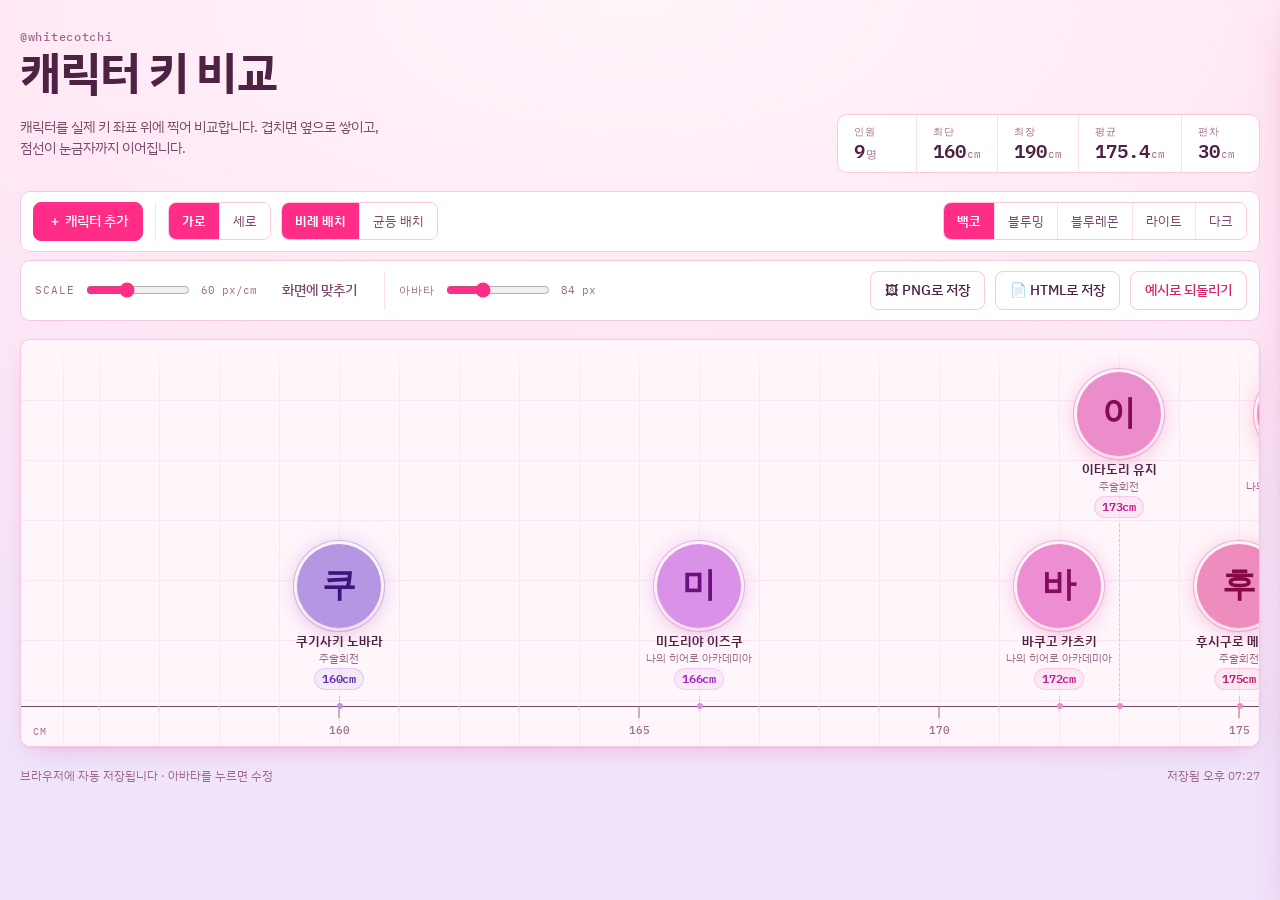
<file: index.html>
<title>캐릭터 키 비교 @whitecotchi</title>
<link rel="icon" type="image/png" sizes="32x32" href="[data-uri]">
<link rel="icon" type="image/png" sizes="16x16" href="[data-uri]">
<link rel="icon" type="image/png" sizes="192x192" href="[data-uri]">
<link rel="apple-touch-icon" sizes="180x180" href="[data-uri]">
<link rel="preconnect" href="https://fonts.googleapis.com">
<link rel="preconnect" href="https://fonts.gstatic.com" crossorigin>
<link rel="stylesheet" href="https://fonts.googleapis.com/css2?family=Bricolage+Grotesque:opsz,wdth,wght@12..96,75..100,400..800&family=IBM+Plex+Mono:wght@400;500;600&family=IBM+Plex+Sans+KR:wght@400;500;600;700&display=swap">

<style>
/* ─── tokens ─────────────────────────────────────────────────
   백코모드가 바닥값이라 스크립트가 돌기 전에도 기본 테마로 그려진다.
   나머지 셋은 data-theme으로 덮어쓴다. */
:root{
  --paper:#FFEAF3; --field:#FFF6FB; --surface:#FFFFFF;
  --ink:#4E2242; --ink-2:#7A4A6B; --ink-3:#9E6A8C;
  --rule:#F6C9E0; --rule-soft:#FBE0EE;
  --navy:#FF2D87; --navy-ink:#FFFFFF; --danger:#D6246B;
  --tone:0%;            /* scale-ramp lightness shift */
  --chip:-30%;          /* cm-chip text shift */
  --ink-shift:-46%;     /* how deep the initial sits under its disc */
  --paper-2:#F0E4FC;
  --body-bg:radial-gradient(126% 92% at 50% 0%,#FFF5FB 0%,#FFE7F4 44%,#F0E4FC 100%);
  --shadow:0 1px 2px rgba(122,40,92,.07), 0 10px 26px -12px rgba(206,64,142,.36);
  --shadow-lift:0 2px 8px rgba(122,40,92,.12), 0 20px 44px -16px rgba(206,64,142,.46);
  --r:10px;
}

/* 블루밍 — 하늘색에서 파스텔 민트를 지나 바다로 */
:root[data-theme="blooming"]{
  --paper:#E4F2FA; --field:#F4FBFE; --surface:#FFFFFF;
  --ink:#123742; --ink-2:#376274; --ink-3:#55848F;
  --rule:#BEDFEC; --rule-soft:#DBEFF7;
  --navy:#0E90B4; --navy-ink:#FFFFFF; --danger:#C0374C;
  --tone:0%; --chip:-30%; --ink-shift:-46%;
  --paper-2:#D9F5EE;
  --body-bg:radial-gradient(126% 92% at 50% 0%,#F3FCFE 0%,#DCEFFA 44%,#D9F5EE 100%);
  --shadow:0 1px 2px rgba(18,55,66,.07), 0 10px 26px -12px rgba(30,120,150,.34);
  --shadow-lift:0 2px 8px rgba(18,55,66,.12), 0 20px 44px -16px rgba(30,120,150,.44);
}

/* 블루레몬 — 볕 든 레몬빛에서 깊은 바다로 */
:root[data-theme="bluelemon"]{
  --paper:#FDF1D2; --paper-2:#B7DEEC; --field:#FCFBF4; --surface:#FFFFFF;
  --ink:#263A44; --ink-2:#476574; --ink-3:#617F8C;
  --rule:#CFDFE4; --rule-soft:#E6EFF1;
  --navy:#1B7CA6; --navy-ink:#FFFFFF; --danger:#BF4437;
  --tone:0%; --chip:-26%; --ink-shift:-42%;
  --body-bg:linear-gradient(172deg,#FEF6E0 0%,#FCEBBE 26%,#DCEEE4 62%,#AFDAEB 100%);
  --shadow:0 1px 2px rgba(30,58,68,.07), 0 10px 26px -12px rgba(28,110,144,.34);
  --shadow-lift:0 2px 8px rgba(30,58,68,.12), 0 20px 44px -16px rgba(28,110,144,.44);
}

:root[data-theme="light"]{
  --paper:#EDEFF3; --field:#F6F7FA; --surface:#FFFFFF;
  --ink:#14181F; --ink-2:#4B5563; --ink-3:#7C8798;
  --rule:#CBD2DC; --rule-soft:#DDE2EA;
  --navy:#1F3A5F; --navy-ink:#FFFFFF; --danger:#B3261E;
  --tone:0%; --chip:-9%; --ink-shift:-28%;
  --paper-2:#EDEFF3;   /* flat: same as --paper, so the PNG ground stays solid */
  --body-bg:var(--paper);
  --shadow:0 1px 2px rgba(20,24,31,.06), 0 8px 24px -12px rgba(20,24,31,.22);
  --shadow-lift:0 2px 6px rgba(20,24,31,.10), 0 18px 40px -16px rgba(20,24,31,.34);
}

:root[data-theme="dark"]{
  --paper:#0E1116; --field:#131820; --surface:#1A2029;
  --ink:#E5E9EF; --ink-2:#A6B0BF; --ink-3:#6F7B8C;
  --rule:#2C3543; --rule-soft:#232B36;
  --navy:#8FB4E4; --navy-ink:#0E1116; --danger:#F2867E;
  --tone:9%; --chip:10%; --ink-shift:-38%;
  --paper-2:#0E1116;
  --body-bg:var(--paper);
  --shadow:0 1px 2px rgba(0,0,0,.4), 0 8px 24px -12px rgba(0,0,0,.7);
  --shadow-lift:0 2px 6px rgba(0,0,0,.45), 0 18px 40px -16px rgba(0,0,0,.8);
}

*,*::before,*::after{box-sizing:border-box}
body{
  margin:0; background:var(--body-bg); background-attachment:fixed; color:var(--ink);
  font-family:"IBM Plex Sans KR","Apple SD Gothic Neo",system-ui,sans-serif;
  font-size:15px; line-height:1.55; -webkit-font-smoothing:antialiased;
}
button,input,select,textarea{font:inherit;color:inherit}
:focus-visible{outline:2px solid var(--navy);outline-offset:2px;border-radius:4px}

/* ─── shell ──────────────────────────────────────────────── */
.wrap{max-width:1360px;margin:0 auto;padding:28px 20px 64px;display:flex;flex-direction:column;gap:18px}

header.head{display:flex;flex-wrap:wrap;align-items:flex-end;justify-content:space-between;gap:18px}
.brand{display:flex;flex-direction:column;gap:4px;min-width:0}
.eyebrow.handle{text-transform:none;letter-spacing:.06em;font-size:12px}
.eyebrow{
  font-family:"IBM Plex Mono",monospace;font-size:11px;font-weight:500;
  letter-spacing:.16em;text-transform:uppercase;color:var(--ink-3);
}
h1{
  font-family:"Bricolage Grotesque","IBM Plex Sans KR",sans-serif;
  font-variation-settings:"wdth" 88,"opsz" 48;
  font-weight:700;font-size:clamp(30px,4.4vw,46px);line-height:1.02;
  margin:0;letter-spacing:-.02em;text-wrap:balance;
}
.tagline{color:var(--ink-2);font-size:14px;max-width:46ch}

.stats{display:flex;border:1px solid var(--rule);border-radius:var(--r);background:var(--surface);overflow:hidden}
.stat{padding:9px 16px;display:flex;flex-direction:column;gap:1px;min-width:78px}
.stat + .stat{border-left:1px solid var(--rule-soft)}
.stat .k{font-family:"IBM Plex Mono",monospace;font-size:10px;letter-spacing:.1em;text-transform:uppercase;color:var(--ink-3)}
.stat .v{font-family:"IBM Plex Mono",monospace;font-size:19px;font-weight:600;font-variant-numeric:tabular-nums;line-height:1.2}
.stat .v small{font-size:11px;font-weight:400;color:var(--ink-3);margin-left:1px}

/* ─── toolbar ────────────────────────────────────────────── */
.bars{display:flex;flex-direction:column;gap:8px}
.toolbar{
  display:flex;flex-wrap:wrap;align-items:center;gap:10px;
  padding:10px 12px;background:var(--surface);
  border:1px solid var(--rule);border-radius:var(--r);
}
.btn{
  display:inline-flex;align-items:center;gap:7px;
  padding:8px 14px;border-radius:8px;border:1px solid var(--rule);
  background-color:var(--surface);cursor:pointer;font-size:13.5px;font-weight:500;
  transition:background-color .14s,border-color .14s,transform .14s,opacity .14s;
}
.btn:hover{background-color:var(--field);border-color:var(--ink-3)}
.btn:active{transform:translateY(1px)}
.btn[disabled]{opacity:.45;pointer-events:none}
.btn.primary{background-color:var(--navy);color:var(--navy-ink);border-color:var(--navy)}
.btn.primary:hover{filter:brightness(1.12)}
.btn.ghost{border-color:transparent;background-color:transparent;color:var(--ink-2)}
.btn.ghost:hover{background-color:var(--field);color:var(--ink)}
.btn.danger{color:var(--danger);border-color:var(--rule)}
.btn.danger:hover{background-color:color-mix(in srgb,var(--danger) 10%,transparent);border-color:var(--danger)}

.seg{display:inline-flex;border:1px solid var(--rule);border-radius:8px;overflow:hidden}
.seg button{
  padding:8px 13px;background-color:var(--surface);border:0;cursor:pointer;
  font-size:13px;color:var(--ink-2);transition:background-color .14s,color .14s;
}
.seg button + button{border-left:1px solid var(--rule-soft)}
.seg button[aria-pressed="true"]{background-color:var(--navy);color:var(--navy-ink);font-weight:600}
.seg button:not([aria-pressed="true"]):hover{background-color:var(--field);color:var(--ink)}

.knob{display:flex;align-items:center;gap:9px;padding-left:2px}
.knob > label{font-family:"IBM Plex Mono",monospace;font-size:10.5px;letter-spacing:.1em;text-transform:uppercase;color:var(--ink-3)}
.knob input[type=range]{width:104px;accent-color:var(--navy)}
.knob .val{font-family:"IBM Plex Mono",monospace;font-size:11px;color:var(--ink-3);font-variant-numeric:tabular-nums;min-width:52px}
.knob.off{opacity:.35}
.spacer{flex:1 1 auto;min-width:0}
.sep{width:1px;align-self:stretch;background:var(--rule-soft);margin:0 2px}

/* ─── the field ──────────────────────────────────────────── */
.fieldwrap{
  position:relative;border:1px solid var(--rule);border-radius:var(--r);
  background:var(--field);overflow-x:auto;overflow-y:hidden;box-shadow:var(--shadow);
}
.fieldwrap.vert{overflow-y:visible}
.plot{position:relative;min-height:320px}
.grid{
  position:absolute;inset:0;pointer-events:none;
  background-image:
    repeating-linear-gradient(to right,var(--rule-soft) 0 1px,transparent 1px var(--gx,60px)),
    repeating-linear-gradient(to bottom,var(--rule-soft) 0 1px,transparent 1px var(--gy,60px));
  background-position:var(--gx-off,0) var(--gy-off,0);
  opacity:.7;
  -webkit-mask-image:var(--gmask,linear-gradient(to bottom,transparent 0,#000 40px));
          mask-image:var(--gmask,linear-gradient(to bottom,transparent 0,#000 40px));
}

.leader{position:absolute;pointer-events:none}
.leader.h{width:0;border-left:1px dashed hsl(var(--ch) var(--cs) calc(var(--cl) + var(--tone)) / .5)}
.leader.v{height:0;border-top:1px dashed hsl(var(--ch) var(--cs) calc(var(--cl) + var(--tone)) / .5)}
.leader::after{
  content:"";position:absolute;width:6px;height:6px;border-radius:50%;
  background:hsl(var(--ch) var(--cs) calc(var(--cl) + var(--tone)));
}
.leader.h::after{left:-3px;bottom:-3px}
.leader.v::after{top:-3px;left:-3px}

/* ─── character token ────────────────────────────────────── */
.tok{
  position:absolute;display:flex;border:0;background:none;padding:0;cursor:pointer;
  transition:transform .18s cubic-bezier(.2,.7,.3,1);
}
.tok.h{flex-direction:column;align-items:center;gap:6px}
.tok.v{flex-direction:row;align-items:center;gap:11px;text-align:left}
.tok:hover,.tok:focus-visible{z-index:5}
.tok.h:hover,.tok.h:focus-visible{transform:translateY(-5px)}
.tok.v:hover,.tok.v:focus-visible{transform:translateX(5px)}
.disc{
  width:var(--d);height:var(--d);border-radius:50%;overflow:hidden;position:relative;flex:0 0 auto;
  background-color:hsl(var(--ch) var(--cs) calc(var(--cl) + var(--tone)));
  box-shadow:var(--shadow), 0 0 0 3px var(--field), 0 0 0 4px hsl(var(--ch) var(--cs) calc(var(--cl) + var(--tone)) / .55);
  transition:box-shadow .18s;
}
.tok:hover .disc,.tok:focus-visible .disc{
  box-shadow:var(--shadow-lift), 0 0 0 3px var(--field), 0 0 0 5px hsl(var(--ch) var(--cs) calc(var(--cl) + var(--tone)));
}
/* pastel bloom */
:root[data-theme="baekco"] .disc,
:root[data-theme="blooming"] .disc,
:root[data-theme="bluelemon"] .disc{
  box-shadow:var(--shadow), 0 0 0 3px var(--field),
             0 0 0 4px hsl(var(--ch) var(--cs) calc(var(--cl) + var(--tone)) / .6),
             0 0 24px -2px hsl(var(--ch) var(--cs) calc(var(--cl) + var(--tone)) / .6);
}
:root[data-theme="baekco"] .tok:hover .disc,
:root[data-theme="baekco"] .tok:focus-visible .disc,
:root[data-theme="blooming"] .tok:hover .disc,
:root[data-theme="blooming"] .tok:focus-visible .disc,
:root[data-theme="bluelemon"] .tok:hover .disc,
:root[data-theme="bluelemon"] .tok:focus-visible .disc{
  box-shadow:var(--shadow-lift), 0 0 0 3px var(--field),
             0 0 0 5px hsl(var(--ch) var(--cs) calc(var(--cl) + var(--tone))),
             0 0 34px 0 hsl(var(--ch) var(--cs) calc(var(--cl) + var(--tone)) / .7);
}
.disc img{
  width:100%;height:100%;object-fit:contain;display:block;
  transform:translate(calc(var(--ix,0) * 1%),calc(var(--iy,0) * 1%)) scale(var(--iz,1));
}
.disc .initial{
  position:absolute;inset:0;display:grid;place-items:center;
  color:hsl(var(--ch) calc(var(--cs) + 14%) calc(var(--cl) + var(--tone) + var(--ink-shift)));
  font-family:"Bricolage Grotesque",sans-serif;font-variation-settings:"wdth" 82;
  font-weight:700;font-size:calc(var(--d) * .40);line-height:1;
}
.meta{display:flex;flex-direction:column;gap:3px;min-width:0}
.tok.h .meta{align-items:center;width:100%}
.tok.v .meta{align-items:flex-start;flex:1 1 auto}
.tok .nm,.tok .sr{
  width:100%;word-break:keep-all;overflow-wrap:anywhere;
  display:-webkit-box;-webkit-box-orient:vertical;-webkit-line-clamp:2;overflow:hidden;
}
.tok.h .nm,.tok.h .sr{text-align:center}
.tok .nm{font-size:12.5px;font-weight:600;line-height:1.25}
.tok .sr{font-size:10.5px;color:var(--ink-3);line-height:1.2}
.tok .cm{
  font-family:"IBM Plex Mono",monospace;font-size:11.5px;font-weight:600;
  font-variant-numeric:tabular-nums;letter-spacing:-.01em;
  padding:1px 7px;border-radius:99px;white-space:nowrap;
  color:hsl(var(--ch) var(--cs) calc(var(--cl) + var(--tone) + var(--chip)));
  background-color:hsl(var(--ch) var(--cs) calc(var(--cl) + var(--tone)) / .14);
  border:1px solid hsl(var(--ch) var(--cs) calc(var(--cl) + var(--tone)) / .32);
}

/* ─── ruler ──────────────────────────────────────────────── */
.ruler{position:absolute;pointer-events:none}
.ruler .base{position:absolute;background:var(--ink);opacity:.8}
.tick{position:absolute;background:var(--rule)}
.rlab{
  position:absolute;font-family:"IBM Plex Mono",monospace;font-size:11px;font-weight:500;
  font-variant-numeric:tabular-nums;color:var(--ink-3);white-space:nowrap;
}
.runit{
  position:absolute;font-family:"IBM Plex Mono",monospace;font-size:10px;
  letter-spacing:.14em;text-transform:uppercase;color:var(--ink-3);
}
.empty{position:absolute;inset:0;display:grid;place-items:center;text-align:center;color:var(--ink-3);font-size:14px;padding:24px}

/* ─── editor panel ───────────────────────────────────────── */
.scrim{position:fixed;inset:0;background:rgba(10,13,18,.42);opacity:0;pointer-events:none;transition:opacity .2s;z-index:40}
.scrim.on{opacity:1;pointer-events:auto}
.panel{
  position:fixed;top:0;right:0;height:100%;width:min(390px,100%);z-index:50;
  background:var(--surface);border-left:1px solid var(--rule);
  transform:translateX(101%);transition:transform .26s cubic-bezier(.3,.8,.3,1);
  display:flex;flex-direction:column;box-shadow:var(--shadow-lift);
}
.panel.on{transform:none}
.panel > header{display:flex;align-items:center;justify-content:space-between;gap:12px;padding:16px 18px;border-bottom:1px solid var(--rule-soft)}
.panel > header h2{
  margin:0;font-family:"Bricolage Grotesque","IBM Plex Sans KR",sans-serif;
  font-variation-settings:"wdth" 88;font-size:19px;font-weight:700;letter-spacing:-.01em;
}
.panel .body{padding:18px;display:flex;flex-direction:column;gap:15px;overflow-y:auto;flex:1}
.panel > footer{padding:14px 18px;border-top:1px solid var(--rule-soft);display:flex;gap:10px}
.panel > footer .btn{flex:1;justify-content:center}

.fld{display:flex;flex-direction:column;gap:6px}
.fld > label{font-family:"IBM Plex Mono",monospace;font-size:10.5px;letter-spacing:.12em;text-transform:uppercase;color:var(--ink-3)}
.fld input[type=text],.fld input[type=number]{width:100%;padding:9px 11px;border:1px solid var(--rule);border-radius:8px;background:var(--field)}
.fld input:focus{outline:2px solid var(--navy);outline-offset:-1px;border-color:transparent}
.hint{font-size:11.5px;color:var(--ink-3)}

/* image framing */
.framer{display:flex;flex-direction:column;gap:11px;align-items:center}
.stage{
  width:150px;height:150px;border-radius:50%;overflow:hidden;position:relative;
  background-color:hsl(var(--ch,210) var(--cs,12%) calc(var(--cl,62%) + var(--tone)));
  box-shadow:var(--shadow),0 0 0 3px var(--surface),0 0 0 4px var(--rule);
  cursor:grab;touch-action:none;
}
.stage.dragging{cursor:grabbing}
.stage.empty{cursor:pointer}
.stage img{
  width:100%;height:100%;object-fit:contain;display:block;pointer-events:none;
  transform:translate(calc(var(--ix,0) * 1%),calc(var(--iy,0) * 1%)) scale(var(--iz,1));
}
.stage .initial{
  position:absolute;inset:0;display:grid;place-items:center;pointer-events:none;
  color:hsl(var(--ch,210) calc(var(--cs,12%) + 14%) calc(var(--cl,62%) + var(--tone) + var(--ink-shift)));
  font-family:"Bricolage Grotesque",sans-serif;font-weight:700;font-size:58px;
}
.stage .hintline{
  position:absolute;left:0;right:0;bottom:0;padding:7px 4px;text-align:center;
  font-size:11px;color:#fff;background:linear-gradient(to top,rgba(10,13,18,.62),transparent);
  pointer-events:none;
}
.framer .ctl{display:flex;align-items:center;gap:9px;width:100%}
.framer .ctl input[type=range]{flex:1;accent-color:var(--navy)}
.framer .ctl label{font-family:"IBM Plex Mono",monospace;font-size:10.5px;letter-spacing:.1em;text-transform:uppercase;color:var(--ink-3)}
.framer .row{display:flex;flex-wrap:wrap;gap:8px;width:100%}
.framer .row .btn{flex:1 1 42%;justify-content:center;padding:7px 10px;font-size:12.5px}
.dz{outline:2px dashed var(--navy);outline-offset:3px}

footer.foot{display:flex;justify-content:space-between;gap:12px;flex-wrap:wrap;font-size:12px;color:var(--ink-3);padding-top:2px}

.toast{
  position:fixed;left:50%;bottom:26px;transform:translate(-50%,14px);
  background:var(--ink);color:var(--paper);padding:9px 18px;border-radius:99px;
  font-size:13px;box-shadow:var(--shadow-lift);opacity:0;pointer-events:none;
  transition:opacity .2s,transform .2s;z-index:80;max-width:min(90vw,520px);text-align:center;
}
.toast.on{opacity:1;transform:translate(-50%,0)}

@media (prefers-reduced-motion:reduce){*{transition-duration:.01ms !important;animation-duration:.01ms !important}}
@media (max-width:640px){
  .wrap{padding:20px 14px 48px}
  .stats{width:100%}
  .stat{flex:1;min-width:0;padding:8px 10px}
}
</style>

<div class="wrap">
  <header class="head">
    <div class="brand">
      <span class="eyebrow handle">@whitecotchi</span>
      <h1>캐릭터 키 비교</h1>
      <p class="tagline">캐릭터를 실제 키 좌표 위에 찍어 비교합니다. 겹치면 옆으로 쌓이고, 점선이 눈금자까지 이어집니다.</p>
    </div>
    <div class="stats" id="stats"></div>
  </header>

  <div class="bars">
    <div class="toolbar">
      <button class="btn primary" id="addBtn">＋ 캐릭터 추가</button>
      <span class="sep"></span>
      <div class="seg" role="group" aria-label="방향">
        <button id="oH" aria-pressed="true">가로</button>
        <button id="oV" aria-pressed="false">세로</button>
      </div>
      <div class="seg" role="group" aria-label="배치 방식">
        <button id="mProp" aria-pressed="true">비례 배치</button>
        <button id="mRank" aria-pressed="false">균등 배치</button>
      </div>
      <span class="spacer"></span>
      <div class="seg" role="group" aria-label="테마" id="themeSeg">
        <button data-set="baekco" aria-pressed="true">백코</button>
        <button data-set="blooming" aria-pressed="false">블루밍</button>
        <button data-set="bluelemon" aria-pressed="false">블루레몬</button>
        <button data-set="light" aria-pressed="false">라이트</button>
        <button data-set="dark" aria-pressed="false">다크</button>
      </div>
    </div>

    <div class="toolbar">
      <div class="knob" id="zoomKnob">
        <label for="zoom">Scale</label>
        <input type="range" id="zoom" min="18" max="130" step="1" value="60">
        <span class="val" id="zoomVal">60 px/cm</span>
      </div>
      <button class="btn ghost" id="fitBtn">화면에 맞추기</button>
      <span class="sep"></span>
      <div class="knob">
        <label for="size">아바타</label>
        <input type="range" id="size" min="52" max="150" step="2" value="84">
        <span class="val" id="sizeVal">84 px</span>
      </div>
      <span class="spacer"></span>
      <button class="btn" id="pngBtn">🖼 PNG로 저장</button>
      <button class="btn" id="htmlBtn">📄 HTML로 저장</button>
      <button class="btn danger" id="resetBtn">예시로 되돌리기</button>
    </div>
  </div>

  <div class="fieldwrap" id="fieldwrap">
    <div class="plot" id="plot">
      <div class="grid" id="grid"></div>
      <div class="ruler" id="ruler"></div>
    </div>
  </div>

  <footer class="foot">
    <span>브라우저에 자동 저장됩니다 · 아바타를 누르면 수정</span>
    <span id="savedAt"></span>
  </footer>
</div>

<div class="scrim" id="scrim"></div>
<aside class="panel" id="panel" aria-hidden="true" aria-label="캐릭터 편집">
  <header>
    <h2 id="panelTitle">캐릭터 추가</h2>
    <button class="btn ghost" id="closeBtn" aria-label="닫기">✕</button>
  </header>
  <div class="body">
    <div class="framer">
      <div class="stage empty" id="stage" tabindex="0" role="button" aria-label="이미지 등록 후 드래그해서 위치 조절">
        <span class="initial">?</span>
        <span class="hintline" id="stageHint">클릭 · 드래그 · 붙여넣기</span>
      </div>
      <input type="file" id="file" accept="image/*" hidden>
      <div class="ctl">
        <label for="izoom">크기</label>
        <input type="range" id="izoom" min="25" max="600" step="1" value="100" disabled>
        <span class="val" id="izoomVal" style="font-family:'IBM Plex Mono',monospace;font-size:11px;color:var(--ink-3);min-width:42px">100%</span>
      </div>
      <div class="row">
        <button class="btn" id="pickBtn" type="button">이미지 선택</button>
        <button class="btn" id="containBtn" type="button" disabled>전체 보기</button>
        <button class="btn" id="fitImgBtn" type="button" disabled>채우기</button>
        <button class="btn" id="clearImgBtn" type="button" disabled>지우기</button>
      </div>
      <span class="hint" id="frameHint">넣으면 원본 전체가 잘림 없이 들어갑니다. 슬라이더로 키우면 그만큼 확대되고, 끌어서 보일 부분을 고르세요. 「채우기」는 원을 꽉 채우고, 「전체 보기」는 다시 전체를 담습니다.</span>
    </div>
    <div class="fld">
      <label for="fName">이름</label>
      <input type="text" id="fName" placeholder="고죠 사토루" autocomplete="off">
    </div>
    <div class="fld">
      <label for="fSeries">작품 <span style="text-transform:none;letter-spacing:0">(선택)</span></label>
      <input type="text" id="fSeries" placeholder="주술회전" autocomplete="off">
    </div>
    <div class="fld">
      <label for="fHeight">키 (cm)</label>
      <input type="number" id="fHeight" min="80" max="280" step="0.5" placeholder="190">
      <span class="hint">소수점 0.5까지 입력할 수 있습니다.</span>
    </div>
    <button class="btn danger" id="delBtn" style="align-self:flex-start">이 캐릭터 삭제</button>
  </div>
  <footer>
    <button class="btn" id="cancelBtn">취소</button>
    <button class="btn primary" id="saveBtn">저장</button>
  </footer>
</aside>

<div class="toast" id="toast" role="status" aria-live="polite"></div>

<script>
(() => {
"use strict";

/* ─── constants ──────────────────────────────────────────── */
const HGAP = 18, VGAP = 20;   // clearance between tokens
const PAD  = 78;              // horizontal padding, horizontal mode
const LABEL = 68;             // label band under a disc, horizontal mode
const RH   = 40;              // ruler band, horizontal mode
const GUT  = 66;              // ruler gutter, vertical mode
const VTEXT = 148;            // label column beside a disc, vertical mode
const VGAP2 = 14, VCOL = 20;  // vertical-mode gaps

const RAMPS = {
  /* saturation dips through the middle so the teal→amber sweep
     reads as muted sage, never fluorescent green */
  base: [
    { p:0,   h:184, s:44, l:37 },
    { p:0.5, h:104, s:17, l:48 },
    { p:1,   h:26,  s:66, l:47 },
  ],
  /* 백코모드: 라일락 → 솜사탕 핑크 → 피치. 초록을 아예 지나지 않는다 */
  baekco: [
    { p:0,   h:264, s:58, l:74 },
    { p:0.5, h:330, s:74, l:74 },
    { p:1,   h:24,  s:84, l:71 },
  ],
  /* 블루레몬: 볕든 레몬 → 물빛 → 깊은 바다. 중간 채도를 낮춰
     노랑에서 파랑으로 넘어갈 때 형광 연두를 지나지 않게 한다 */
  bluelemon: [
    { p:0,    h:45,  s:88, l:66 },
    { p:0.20, h:74,  s:38, l:62 },
    { p:0.55, h:170, s:42, l:57 },
    { p:1,    h:206, s:66, l:50 },
  ],
  /* 블루밍: 하늘색 → 파스텔 민트 → 바다. 큰 키일수록 물이 깊어진다 */
  blooming: [
    { p:0,   h:202, s:76, l:78 },
    { p:0.5, h:166, s:56, l:71 },
    { p:1,   h:194, s:62, l:55 },
  ],
};
const activeRamp = () => RAMPS[document.documentElement.getAttribute("data-theme")] || RAMPS.base;

const SEED = [
  { name:"쿠기사키 노바라", series:"주술회전", height:160 },
  { name:"미도리야 이즈쿠", series:"나의 히어로 아카데미아", height:166 },
  { name:"바쿠고 카츠키",   series:"나의 히어로 아카데미아", height:172 },
  { name:"이타도리 유지",   series:"주술회전", height:173 },
  { name:"후시구로 메구미", series:"주술회전", height:175 },
  { name:"토도로키 쇼토",   series:"나의 히어로 아카데미아", height:176 },
  { name:"아이자와 쇼타",   series:"나의 히어로 아카데미아", height:183 },
  { name:"나나미 켄토",     series:"주술회전", height:184 },
  { name:"고죠 사토루",     series:"주술회전", height:190 },
];

/* A file exported by "HTML로 저장" carries its own data and its own
   storage key, so it never collides with the page it came from. */
const BAKED = (typeof window.__HC_SEED__ === "object" && window.__HC_SEED__) || null;
const KEY = BAKED ? "height-chart/x-" + BAKED.eid : "height-chart/v1";

const state = {
  chars: [], mode:"prop", orient:"h", theme:"baekco", ppc:60, ppcH:60, ppcV:26, size:84,
  editing:null, draft:{ img:null, iz:1, ix:0, iy:0 },
};

const $ = (s, r=document) => r.querySelector(s);
const uid = () => Math.random().toString(36).slice(2, 9);
const clamp = (v,a,b) => Math.min(b, Math.max(a, v));
const fmt = n => (Number.isInteger(n) ? String(n) : n.toFixed(1));

/* ─── persistence ────────────────────────────────────────── */
function adopt(d){
  if (!d || !Array.isArray(d.chars)) return false;
  const chars = d.chars.map(normalize).filter(Boolean);
  if (!chars.length) return false;
  state.chars = chars;
  if (d.mode === "rank" || d.mode === "prop") state.mode = d.mode;
  if (d.orient === "v" || d.orient === "h") state.orient = d.orient;
  const th = d.theme === "pado" ? "bluelemon" : d.theme;   /* 첫 이름이 파도였다 */
  if (["light","dark","baekco","blooming","bluelemon"].indexOf(th) >= 0) state.theme = th;
  if (Number.isFinite(d.ppcH)) state.ppcH = clamp(d.ppcH, 18, 130);
  if (Number.isFinite(d.ppcV)) state.ppcV = clamp(d.ppcV, 18, 130);
  if (Number.isFinite(d.ppc)) state.ppc = clamp(d.ppc, 18, 130);
  else state.ppc = state.orient === "v" ? state.ppcV : state.ppcH;
  if (Number.isFinite(d.size)) state.size = clamp(d.size, 52, 150);
  return true;
}
function load(){
  let raw = null;
  try { raw = localStorage.getItem(KEY); } catch(e){}
  if (raw){ try { if (adopt(JSON.parse(raw))) return; } catch(e){} }
  if (BAKED && adopt(BAKED)) return;
  state.chars = SEED.map(normalize);
}
function snapshot(){
  const h = state.orient === "h" ? state.ppc : state.ppcH;
  const v = state.orient === "v" ? state.ppc : state.ppcV;
  return { chars:state.chars, mode:state.mode, orient:state.orient, theme:state.theme,
           ppc:state.ppc, ppcH:h, ppcV:v, size:state.size };
}
function save(){
  try {
    localStorage.setItem(KEY, JSON.stringify(snapshot()));
    $("#savedAt").textContent = "저장됨 " + new Date().toLocaleTimeString("ko-KR", { hour:"2-digit", minute:"2-digit" });
  } catch(e){
    $("#savedAt").textContent = "저장 공간이 가득 찼습니다 — 이미지를 줄이거나 캐릭터를 지워 주세요";
  }
}
function normalize(c){
  const h = Number(c && c.height);
  if (!c || !Number.isFinite(h)) return null;
  return {
    id: c.id || uid(),
    name: String(c.name || "이름 없음").slice(0, 40),
    series: String(c.series || "").slice(0, 40),
    height: clamp(Math.round(h * 2) / 2, 80, 280),
    img: typeof c.img === "string" && c.img.startsWith("data:image") ? c.img : null,
    /* fv 2 = framing measured against object-fit:contain. Anything older
       was measured against cover, where the same number frames something
       else entirely — reset it to the whole picture instead of guessing. */
    fv: 2,
    iz: c.fv === 2 ? clamp(Number(c.iz) || 1, 0.25, 6) : 1,
    ix: c.fv === 2 ? clamp(Number(c.ix) || 0, -1000, 1000) : 0,
    iy: c.fv === 2 ? clamp(Number(c.iy) || 0, -1000, 1000) : 0,
  };
}

/* ─── colour ─────────────────────────────────────────────── */
function ramp(t){
  t = clamp(t, 0, 1);
  const R = activeRamp();
  let i = 0;
  while (i < R.length - 2 && t > R[i + 1].p) i++;
  const a = R[i], b = R[i + 1], u = (t - a.p) / (b.p - a.p);
  /* take the short arc: 330°→24° must cross red, not loop back
     through blue and green */
  let dh = b.h - a.h;
  if (dh > 180) dh -= 360; else if (dh < -180) dh += 360;
  return {
    h: Math.round(((a.h + dh * u) % 360 + 360) % 360),
    s: Math.round(a.s + (b.s - a.s) * u),
    l: Math.round(a.l + (b.l - a.l) * u),
  };
}
function paint(el, t){
  const c = ramp(t);
  el.style.setProperty("--ch", c.h);
  el.style.setProperty("--cs", c.s + "%");
  el.style.setProperty("--cl", c.l + "%");
}
const cssVar = n => getComputedStyle(document.documentElement).getPropertyValue(n).trim();
const toneNow = () => parseFloat(cssVar("--tone")) || 0;
/* the same colour the DOM shows, resolved for canvas */
function rampCss(t, alpha){
  const c = ramp(t), l = c.l + toneNow();
  return `hsl(${c.h} ${c.s}% ${l}%${alpha == null ? "" : " / " + alpha})`;
}
function inkOn(t){
  const c = ramp(t), shift = parseFloat(cssVar("--ink-shift")) || -28;
  return `hsl(${c.h} ${c.s + 14}% ${c.l + toneNow() + shift}%)`;
}

/* ─── layout ─────────────────────────────────────────────── */
function bounds(list){
  const hs = list.map(c => c.height);
  let lo = Math.min(...hs), hi = Math.max(...hs);
  if (hi - lo < 8){ const m = (hi + lo) / 2; lo = m - 4; hi = m + 4; }
  const pad = Math.max(2, (hi - lo) * 0.1);
  return { lo: Math.floor((lo - pad) / 2) * 2, hi: Math.ceil((hi + pad) / 2) * 2 };
}
/* greedy: first lane whose last occupant clears this one */
function packLanes(pos, step){
  const last = [];
  const lane = pos.map(p => {
    for (let i = 0; i < last.length; i++) if (p - last[i] >= step){ last[i] = p; return i; }
    last.push(p); return last.length - 1;
  });
  return { lane, count: Math.max(1, last.length) };
}

function computeLayout(){
  const list = [...state.chars].sort((a, b) => a.height - b.height || a.name.localeCompare(b.name, "ko"));
  if (!list.length) return null;

  const { lo, hi } = bounds(list);
  const span = hi - lo;
  const cLo = list[0].height, cHi = list[list.length - 1].height;
  const tOf = h => (cHi > cLo ? (h - cLo) / (cHi - cLo) : 0.5);
  const D = state.size, ppc = state.ppc, vert = state.orient === "v";
  const view = $("#fieldwrap");
  const viewW = view.clientWidth || 1200;
  const viewH = Math.max(360, (window.innerHeight || 800) - 260);

  if (!vert){
    const step = D + HGAP;
    const tokW = D + 34;
    let xs;
    if (state.mode === "rank"){
      const inner = Math.max(viewW - PAD * 2, (list.length - 1) * step);
      xs = list.map((_, i) => PAD + (list.length === 1 ? inner / 2 : (inner * i) / (list.length - 1)));
    } else {
      xs = list.map(c => PAD + (c.height - lo) * ppc);
    }
    const { lane, count } = packLanes(xs, step);
    const LANE = D + LABEL + VGAP;
    const H = RH + count * LANE + 22;
    const axisW = state.mode === "prop" ? PAD * 2 + span * ppc : 0;
    const W = Math.max(viewW, axisW, Math.ceil(xs[xs.length - 1] + PAD));
    const axisPx = state.mode === "prop" ? ppc : (W - PAD * 2) / span;
    const items = list.map((c, i) => ({
      c, t: tOf(c.height), lane: lane[i],
      cx: xs[i],
      cy: H - RH - 10 - lane[i] * LANE - LABEL - D / 2,
      tickAt: state.mode === "prop" ? xs[i] : PAD + (c.height - lo) * axisPx,
    }));
    return { vert:false, list, items, lo, hi, span, D, W, H, LANE, tokW, axisPx,
             baseline: H - RH, blockBot: L => H - RH - 10 - L * LANE };
  }

  const tokW = D + 11 + VTEXT;
  const step = D + VGAP2;
  const top0 = D / 2 + 20;
  let ys;
  if (state.mode === "rank"){
    const inner = Math.max(viewH - top0 * 2, (list.length - 1) * step);
    ys = list.map((_, i) => top0 + (list.length === 1 ? inner / 2 : (inner * (list.length - 1 - i)) / (list.length - 1)));
  } else {
    ys = list.map(c => top0 + (hi - c.height) * ppc);
  }
  /* pack from the top downwards, so sort keys must ascend */
  const order = list.map((_, i) => i).sort((a, b) => ys[a] - ys[b]);
  const packed = packLanes(order.map(i => ys[i]), step);
  const lane = [];
  order.forEach((idx, k) => { lane[idx] = packed.lane[k]; });
  const count = packed.count;

  const H = Math.max(viewH, Math.ceil(ys[0] + top0));
  const axisPx = state.mode === "prop" ? ppc : (H - top0 * 2) / span;
  const W = Math.max(view.clientWidth || 0, GUT + 34 + count * (tokW + VCOL) + 12);
  const items = list.map((c, i) => ({
    c, t: tOf(c.height), lane: lane[i],
    cx: GUT + 34 + lane[i] * (tokW + VCOL) + D / 2,
    cy: ys[i],
    tickAt: state.mode === "prop" ? ys[i] : top0 + (hi - c.height) * axisPx,
  }));
  return { vert:true, list, items, lo, hi, span, D, W, H, tokW, top0, axisPx,
           baseline: GUT, laneX: L => GUT + 34 + L * (tokW + VCOL) };
}

/* ─── DOM render ─────────────────────────────────────────── */
function render(){
  const plot = $("#plot"), ruler = $("#ruler"), grid = $("#grid"), wrap = $("#fieldwrap");
  plot.querySelectorAll(".tok,.leader,.empty").forEach(n => n.remove());
  ruler.innerHTML = "";

  const L = computeLayout();
  renderStats(L);
  wrap.classList.toggle("vert", state.orient === "v");

  if (!L){
    plot.style.width = "100%"; plot.style.height = "320px";
    grid.style.setProperty("--gx", "60px"); grid.style.setProperty("--gy", "60px");
    grid.style.setProperty("--gx-off", "0px"); grid.style.setProperty("--gy-off", "0px");
    const e = document.createElement("div");
    e.className = "empty";
    e.textContent = "아직 캐릭터가 없습니다. ‘＋ 캐릭터 추가’로 첫 인물을 올려 보세요.";
    plot.appendChild(e);
    return;
  }

  plot.style.width = L.W + "px";
  plot.style.height = L.H + "px";

  /* graph-paper ruling, aligned to the ruler's own cm ticks */
  const gs = state.mode === "prop" ? (state.ppc >= 24 ? state.ppc : state.ppc * 5) : 60;
  if (L.vert){
    grid.style.setProperty("--gx", "60px");
    grid.style.setProperty("--gy", gs + "px");
    grid.style.setProperty("--gx-off", "0px");
    grid.style.setProperty("--gy-off", (state.mode === "prop" ? L.top0 % gs : 0) + "px");
    grid.style.setProperty("--gmask", "linear-gradient(to right,transparent 0,#000 " + GUT + "px)");
  } else {
    grid.style.setProperty("--gx", gs + "px");
    grid.style.setProperty("--gy", "60px");
    grid.style.setProperty("--gx-off", (state.mode === "prop" ? PAD : 0) + "px");
    grid.style.setProperty("--gy-off", "0px");
    grid.style.setProperty("--gmask", "linear-gradient(to bottom,transparent 0,#000 40px)");
  }

  renderRuler(ruler, L);

  for (const it of L.items){
    const leader = document.createElement("div");
    leader.className = "leader " + (L.vert ? "v" : "h");
    paint(leader, it.t);
    if (L.vert){
      leader.style.left = L.baseline + "px";
      leader.style.top = it.cy + "px";
      leader.style.width = Math.max(0, it.cx - L.D / 2 - 4 - L.baseline) + "px";
    } else {
      leader.style.left = it.cx + "px";
      leader.style.top = L.blockBot(it.lane) + "px";
      leader.style.height = Math.max(0, L.baseline - L.blockBot(it.lane)) + "px";
    }
    plot.appendChild(leader);

    plot.appendChild(buildToken(it, L));
  }
}

function buildToken(it, L){
  const c = it.c, D = L.D;
  const tok = document.createElement("button");
  tok.type = "button";
  tok.className = "tok " + (L.vert ? "v" : "h");
  tok.style.setProperty("--d", D + "px");
  paint(tok, it.t);
  if (L.vert){
    tok.style.left = (it.cx - D / 2) + "px";
    tok.style.top = (it.cy - D / 2) + "px";
    tok.style.width = L.tokW + "px";
  } else {
    tok.style.left = (it.cx - L.tokW / 2) + "px";
    tok.style.top = (it.cy - D / 2) + "px";
    tok.style.width = L.tokW + "px";
  }
  tok.setAttribute("aria-label", `${c.name} ${fmt(c.height)}cm — 수정`);

  const disc = document.createElement("div");
  disc.className = "disc";
  if (c.img){
    const im = document.createElement("img");
    im.src = c.img; im.alt = ""; im.draggable = false;
    im.style.setProperty("--iz", c.iz);
    im.style.setProperty("--ix", c.ix);
    im.style.setProperty("--iy", c.iy);
    disc.appendChild(im);
  } else {
    const sp = document.createElement("span");
    sp.className = "initial";
    sp.textContent = [...c.name][0] || "?";
    disc.appendChild(sp);
  }
  tok.appendChild(disc);

  const meta = document.createElement("div");
  meta.className = "meta";
  const nm = document.createElement("span"); nm.className = "nm"; nm.textContent = c.name;
  meta.appendChild(nm);
  if (c.series){ const sr = document.createElement("span"); sr.className = "sr"; sr.textContent = c.series; meta.appendChild(sr); }
  const cm = document.createElement("span"); cm.className = "cm"; cm.textContent = fmt(c.height) + "cm";
  meta.appendChild(cm);
  tok.appendChild(meta);

  tok.addEventListener("click", () => openPanel(c.id));
  return tok;
}

function tickPlan(){
  const p = state.ppc;
  return { step: p >= 46 ? 1 : p >= 26 ? 2 : 5, lab: p >= 46 ? 5 : 10 };
}

function renderRuler(ruler, L){
  const base = document.createElement("div");
  base.className = "base";
  if (L.vert){
    ruler.style.cssText = `left:0;top:0;width:${GUT}px;height:${L.H}px`;
    base.style.cssText = `left:${GUT - 1}px;top:0;width:1.5px;height:100%`;
  } else {
    ruler.style.cssText = `left:0;bottom:0;width:${L.W}px;height:${RH}px`;
    base.style.cssText = `left:0;top:0;width:100%;height:1.5px`;
  }
  ruler.appendChild(base);

  if (state.mode === "prop"){
    const { step, lab } = tickPlan();
    for (let h = L.lo; h <= L.hi; h += step){
      const major = h % lab === 0;
      const t = document.createElement("div");
      t.className = "tick";
      if (L.vert){
        const y = L.top0 + (L.hi - h) * state.ppc;
        const w = major ? 12 : 6;
        t.style.cssText = `left:${GUT - 1 - w}px;top:${y}px;width:${w}px;height:1px;` +
          (major ? "background:var(--ink-3)" : "");
        ruler.appendChild(t);
        if (major){
          const l = document.createElement("div");
          l.className = "rlab";
          l.textContent = h;
          l.style.cssText = `right:${GUT - 1 + 4}px;top:${y - 8}px;text-align:right`;
          l.style.right = "auto"; l.style.left = "6px";
          ruler.appendChild(l);
        }
      } else {
        const x = PAD + (h - L.lo) * state.ppc;
        t.style.cssText = `left:${x}px;top:0;width:1px;height:${major ? 12 : 6}px;transform:translateX(-.5px);` +
          (major ? "background:var(--ink-3)" : "");
        ruler.appendChild(t);
        if (major){
          const l = document.createElement("div");
          l.className = "rlab";
          l.textContent = h;
          l.style.cssText = `left:${x}px;top:16px;transform:translateX(-50%)`;
          ruler.appendChild(l);
        }
      }
    }
  }

  const unit = document.createElement("div");
  unit.className = "runit";
  unit.textContent = "cm";
  unit.style.cssText = L.vert ? "left:6px;top:4px" : "left:12px;bottom:6px";
  ruler.appendChild(unit);

  for (const it of L.items){
    const hit = document.createElement("div");
    hit.className = "tick";
    paint(hit, it.t);
    const col = "hsl(var(--ch) var(--cs) calc(var(--cl) + var(--tone)))";
    if (L.vert) hit.style.cssText = `left:${GUT - 1 - 16}px;top:${it.tickAt}px;width:16px;height:2px;background:${col}`;
    else        hit.style.cssText = `left:${it.tickAt}px;top:0;width:2px;height:16px;transform:translateX(-1px);background:${col}`;
    ruler.appendChild(hit);
  }
}

function renderStats(L){
  const box = $("#stats");
  box.innerHTML = "";
  if (!L){ box.innerHTML = '<div class="stat"><span class="k">인원</span><span class="v">0</span></div>'; return; }
  const hs = L.list.map(c => c.height);
  const avg = hs.reduce((a, b) => a + b, 0) / hs.length;
  const rows = [
    ["인원", String(hs.length), "명"],
    ["최단", fmt(hs[0]), "cm"],
    ["최장", fmt(hs[hs.length - 1]), "cm"],
    ["평균", avg.toFixed(1), "cm"],
    ["편차", fmt(hs[hs.length - 1] - hs[0]), "cm"],
  ];
  for (const [k, v, u] of rows){
    const d = document.createElement("div");
    d.className = "stat";
    const ke = document.createElement("span"); ke.className = "k"; ke.textContent = k;
    const ve = document.createElement("span"); ve.className = "v"; ve.textContent = v;
    const s = document.createElement("small"); s.textContent = u; ve.appendChild(s);
    d.append(ke, ve);
    box.appendChild(d);
  }
}

/* ─── editor: image framing ──────────────────────────────── */
function openPanel(id){
  state.editing = id || null;
  const c = id ? state.chars.find(x => x.id === id) : null;
  state.draft = c ? { img:c.img, iz:c.iz, ix:c.ix, iy:c.iy } : { img:null, iz:1, ix:0, iy:0 };
  $("#panelTitle").textContent = c ? "캐릭터 수정" : "캐릭터 추가";
  $("#fName").value = c ? c.name : "";
  $("#fSeries").value = c ? c.series : "";
  $("#fHeight").value = c ? c.height : "";
  $("#delBtn").style.display = c ? "" : "none";
  syncStage();
  $("#panel").classList.add("on");
  $("#panel").setAttribute("aria-hidden", "false");
  $("#scrim").classList.add("on");
  setTimeout(() => $("#fName").focus(), 60);
}
function closePanel(){
  $("#panel").classList.remove("on");
  $("#panel").setAttribute("aria-hidden", "true");
  $("#scrim").classList.remove("on");
  state.editing = null;
  state.draft = { img:null, iz:1, ix:0, iy:0 };
}
function syncStage(){
  const st = $("#stage"), d = state.draft, has = !!d.img;
  st.innerHTML = "";
  st.classList.toggle("empty", !has);

  const list = state.chars.map(c => c.height);
  const h = parseFloat($("#fHeight").value);
  if (list.length && Number.isFinite(h)){
    const all = list.concat([h]);
    const lo = Math.min(...all), hi = Math.max(...all);
    paint(st, hi > lo ? (h - lo) / (hi - lo) : 0.5);
  } else {
    st.style.setProperty("--ch", 210); st.style.setProperty("--cs", "12%"); st.style.setProperty("--cl", "62%");
  }

  if (has){
    const im = document.createElement("img");
    im.src = d.img; im.alt = ""; im.draggable = false;
    im.style.setProperty("--iz", d.iz);
    im.style.setProperty("--ix", d.ix);
    im.style.setProperty("--iy", d.iy);
    st.appendChild(im);
  } else {
    const sp = document.createElement("span");
    sp.className = "initial";
    sp.textContent = [...$("#fName").value.trim()][0] || "?";
    st.appendChild(sp);
  }
  const hint = document.createElement("span");
  hint.className = "hintline";
  hint.textContent = has ? "끌어서 위치 조절" : "클릭 · 드래그 · 붙여넣기";
  st.appendChild(hint);

  $("#izoom").disabled = !has;
  $("#izoom").value = Math.round(d.iz * 100);
  $("#izoomVal").textContent = Math.round(d.iz * 100) + "%";
  $("#fitImgBtn").disabled = !has;
  $("#containBtn").disabled = !has;
  $("#clearImgBtn").disabled = !has;
}

/* object-fit:contain fits the WHOLE picture inside the disc at iz 1, so
   scaling up is what crops — the opposite of cover, where the crop
   happened first and scaling could never give it back.
   fitScale/fillScale/panRange all work in ratios of the disc, so a
   stored framing stays correct at any avatar size. */
function fitScale(im){            /* iz that shows the whole picture */
  return 1;
}
function fillScale(im){           /* iz that fills the circle edge to edge */
  if (!im || !im.naturalWidth) return 1;
  return Math.max(im.naturalWidth, im.naturalHeight) / Math.min(im.naturalWidth, im.naturalHeight);
}
function drawnRatio(im, iz){      /* rendered size, in units of the disc */
  const c = Math.min(1 / im.naturalWidth, 1 / im.naturalHeight) * iz;
  return { w: im.naturalWidth * c, h: im.naturalHeight * c };
}
function panRange(im, iz){
  if (!im || !im.naturalWidth) return { x:0, y:0 };
  const d = drawnRatio(im, iz);
  return { x: Math.abs(d.w - 1) / 2 * 100, y: Math.abs(d.h - 1) / 2 * 100 };
}

/* downscale so localStorage stays small; keep aspect for reframing */
function hasAlpha(g, w, h){
  const d = g.getImageData(0, 0, w, h).data;
  /* sample every 4th pixel — enough to spot a transparent background */
  for (let i = 3; i < d.length; i += 16) if (d[i] < 250) return true;
  return false;
}
function ingest(file){
  if (!file || !file.type.startsWith("image/")){ toast("이미지 파일만 넣을 수 있습니다"); return; }
  const fr = new FileReader();
  fr.onload = () => {
    const img = new Image();
    img.onload = () => {
      const MAX = 480;
      const s = Math.min(1, MAX / Math.max(img.width, img.height));
      const cv = document.createElement("canvas");
      cv.width = Math.max(1, Math.round(img.width * s));
      cv.height = Math.max(1, Math.round(img.height * s));
      const g = cv.getContext("2d");
      g.drawImage(img, 0, 0, cv.width, cv.height);
      /* keep a transparent background transparent; JPEG only when opaque */
      const alpha = hasAlpha(g, cv.width, cv.height);
      const data = alpha ? cv.toDataURL("image/png") : cv.toDataURL("image/jpeg", 0.86);
      /* contain means iz 1 already shows all of it */
      state.draft = { img: data, iz:1, ix:0, iy:0 };
      syncStage();
    };
    img.onerror = () => toast("이미지를 읽지 못했습니다");
    img.src = fr.result;
  };
  fr.onerror = () => toast("파일을 읽지 못했습니다");
  fr.readAsDataURL(file);
}

function commit(){
  const name = $("#fName").value.trim();
  const h = parseFloat($("#fHeight").value);
  if (!name){ toast("이름을 입력해 주세요"); $("#fName").focus(); return; }
  if (!Number.isFinite(h) || h < 80 || h > 280){ toast("키는 80~280cm 사이로 입력해 주세요"); $("#fHeight").focus(); return; }
  const d = state.draft;
  const rec = normalize({ id: state.editing || uid(), name, series: $("#fSeries").value.trim(),
                          height: h, img: d.img, fv: 2, iz: d.iz, ix: d.ix, iy: d.iy });
  const i = state.chars.findIndex(x => x.id === rec.id);
  if (i >= 0) state.chars[i] = rec; else state.chars.push(rec);
  save(); render(); closePanel();
  toast(i >= 0 ? `${rec.name} 수정됨` : `${rec.name} 추가됨`);
}

let toastT;
function toast(msg){
  const t = $("#toast");
  t.textContent = msg;
  t.classList.add("on");
  clearTimeout(toastT);
  toastT = setTimeout(() => t.classList.remove("on"), 2600);
}

/* ─── export: PNG ────────────────────────────────────────── */
function loadImage(src){
  return new Promise((res, rej) => {
    const im = new Image();
    im.onload = () => res(im);
    im.onerror = rej;
    im.src = src;
  });
}
function roundRect(g, x, y, w, h, r){
  if (g.roundRect){ g.beginPath(); g.roundRect(x, y, w, h, r); return; }
  g.beginPath();
  g.moveTo(x + r, y); g.arcTo(x + w, y, x + w, y + h, r); g.arcTo(x + w, y + h, x, y + h, r);
  g.arcTo(x, y + h, x, y, r); g.arcTo(x, y, x + w, y, r); g.closePath();
}
/* mirrors .disc img: object-fit contain, then scale(iz), then translate(ix%,iy%) */
function drawFramed(g, img, cx, cy, D, iz, ix, iy){
  g.save();
  g.beginPath(); g.arc(cx, cy, D / 2, 0, Math.PI * 2); g.clip();
  const contain = Math.min(D / img.width, D / img.height) * iz;
  const w = img.width * contain, h = img.height * contain;
  g.drawImage(img, cx - w / 2 + (ix / 100) * D, cy - h / 2 + (iy / 100) * D, w, h);
  g.restore();
}
function wrapText(g, text, maxW, maxLines){
  const words = text.split(/(\s+)/);
  const lines = [];
  let cur = "";
  const push = () => { if (cur) lines.push(cur.trim()); cur = ""; };
  for (const w of words){
    if (g.measureText(cur + w).width <= maxW || !cur){ cur += w; continue; }
    push();
    if (lines.length >= maxLines) break;
    cur = w.trim();
  }
  if (lines.length < maxLines) push();
  /* hard-break a single word that still overflows */
  for (let i = 0; i < lines.length; i++){
    while (g.measureText(lines[i]).width > maxW && lines[i].length > 1) lines[i] = lines[i].slice(0, -1);
  }
  return lines.slice(0, maxLines);
}

async function buildPNG(){
  const L = computeLayout();
  if (!L) throw new Error("empty");
  try { await document.fonts.ready; } catch(e){}

  const M = 26, HEAD = 58, DPR = 2;
  const W = L.W + M * 2, H = L.H + HEAD + M * 2;
  const cv = document.createElement("canvas");
  cv.width = W * DPR; cv.height = H * DPR;
  const g = cv.getContext("2d");
  g.scale(DPR, DPR);

  const col = {
    field: cssVar("--field"), paper: cssVar("--paper"), ink: cssVar("--ink"),
    ink2: cssVar("--ink-2"), ink3: cssVar("--ink-3"), rule: cssVar("--rule"), ruleSoft: cssVar("--rule-soft"),
  };
  const SANS = '"IBM Plex Sans KR","Apple SD Gothic Neo",sans-serif';
  const MONO = '"IBM Plex Mono",monospace';

  const paper2 = cssVar("--paper-2");
  if (paper2){
    const lg = g.createLinearGradient(0, 0, 0, H);
    lg.addColorStop(0, col.paper); lg.addColorStop(1, paper2);
    g.fillStyle = lg;
  } else g.fillStyle = col.paper;
  g.fillRect(0, 0, W, H);

  /* header */
  g.fillStyle = col.ink;
  g.font = `700 26px "Bricolage Grotesque",${SANS}`;
  g.textBaseline = "alphabetic";
  g.fillText("캐릭터 키 비교", M, M + 22);
  g.save();
  g.fillStyle = col.ink3; g.font = `500 12px ${MONO}`; g.textAlign = "right";
  g.fillText("@whitecotchi", W - M, M + 20);
  g.restore();
  const hs = L.list.map(c => c.height);
  const avg = (hs.reduce((a, b) => a + b, 0) / hs.length).toFixed(1);
  g.fillStyle = col.ink3;
  g.font = `500 12px ${MONO}`;
  g.fillText(`${hs.length}명 · ${fmt(hs[0])}–${fmt(hs[hs.length - 1])}cm · 평균 ${avg}cm`, M, M + 42);

  /* field */
  const OX = M, OY = M + HEAD;
  g.save();
  roundRect(g, OX, OY, L.W, L.H, 10);
  g.fillStyle = col.field; g.fill();
  g.strokeStyle = col.rule; g.lineWidth = 1; g.stroke();
  g.clip();
  g.translate(OX, OY);

  /* graph-paper ruling */
  const gs = state.mode === "prop" ? (state.ppc >= 24 ? state.ppc : state.ppc * 5) : 60;
  g.strokeStyle = col.ruleSoft; g.lineWidth = 1; g.globalAlpha = 0.7;
  g.beginPath();
  if (L.vert){
    for (let x = 0; x <= L.W; x += 60){ g.moveTo(x + .5, 0); g.lineTo(x + .5, L.H); }
    const off = state.mode === "prop" ? L.top0 % gs : 0;
    for (let y = off; y <= L.H; y += gs){ g.moveTo(0, y + .5); g.lineTo(L.W, y + .5); }
  } else {
    const off = state.mode === "prop" ? PAD : 0;
    for (let x = off; x <= L.W; x += gs){ g.moveTo(x + .5, 0); g.lineTo(x + .5, L.H); }
    for (let y = 0; y <= L.H; y += 60){ g.moveTo(0, y + .5); g.lineTo(L.W, y + .5); }
  }
  g.stroke();
  g.globalAlpha = 1;

  /* ruler baseline + ticks */
  g.fillStyle = col.ink; g.globalAlpha = .8;
  if (L.vert) g.fillRect(GUT - 1, 0, 1.5, L.H); else g.fillRect(0, L.baseline, L.W, 1.5);
  g.globalAlpha = 1;

  if (state.mode === "prop"){
    const { step, lab } = tickPlan();
    g.textBaseline = "middle";
    for (let h = L.lo; h <= L.hi; h += step){
      const major = h % lab === 0;
      g.fillStyle = major ? col.ink3 : col.rule;
      if (L.vert){
        const y = L.top0 + (L.hi - h) * state.ppc;
        const w = major ? 12 : 6;
        g.fillRect(GUT - 1 - w, y, w, 1);
        if (major){
          g.fillStyle = col.ink3; g.font = `500 11px ${MONO}`; g.textAlign = "left";
          g.fillText(String(h), 6, y);
        }
      } else {
        const x = PAD + (h - L.lo) * state.ppc;
        g.fillRect(x - .5, L.baseline, 1, major ? 12 : 6);
        if (major){
          g.fillStyle = col.ink3; g.font = `500 11px ${MONO}`; g.textAlign = "center";
          g.fillText(String(h), x, L.baseline + 22);
        }
      }
    }
  }
  g.fillStyle = col.ink3; g.font = `500 10px ${MONO}`; g.textAlign = "left"; g.textBaseline = "middle";
  if (L.vert) g.fillText("CM", 6, 10); else g.fillText("CM", 12, L.H - 12);

  /* leaders + emphasised ticks */
  for (const it of L.items){
    g.strokeStyle = rampCss(it.t, .5); g.lineWidth = 1; g.setLineDash([3, 3]);
    g.beginPath();
    if (L.vert){ g.moveTo(L.baseline, it.cy + .5); g.lineTo(it.cx - L.D / 2 - 4, it.cy + .5); }
    else { g.moveTo(it.cx + .5, L.blockBot(it.lane)); g.lineTo(it.cx + .5, L.baseline); }
    g.stroke(); g.setLineDash([]);
    g.fillStyle = rampCss(it.t);
    g.beginPath();
    if (L.vert) g.arc(L.baseline, it.cy, 3, 0, Math.PI * 2);
    else g.arc(it.cx, L.baseline, 3, 0, Math.PI * 2);
    g.fill();
    if (L.vert) g.fillRect(GUT - 17, it.tickAt - 1, 16, 2);
    else g.fillRect(it.tickAt - 1, L.baseline, 2, 16);
  }

  /* tokens */
  const imgs = new Map();
  await Promise.all(L.items.filter(it => it.c.img).map(async it => {
    try { imgs.set(it.c.id, await loadImage(it.c.img)); } catch(e){}
  }));

  for (const it of L.items){
    const c = it.c, D = L.D, cx = it.cx, cy = it.cy;
    g.save();
    g.shadowColor = "rgba(20,24,31,.20)"; g.shadowBlur = 14; g.shadowOffsetY = 5;
    g.fillStyle = rampCss(it.t);
    g.beginPath(); g.arc(cx, cy, D / 2, 0, Math.PI * 2); g.fill();
    g.restore();

    const im = imgs.get(c.id);
    if (im) drawFramed(g, im, cx, cy, D, c.iz, c.ix, c.iy);
    else {
      g.fillStyle = inkOn(it.t);
      g.font = `700 ${Math.round(D * .4)}px "Bricolage Grotesque",${SANS}`;
      g.textAlign = "center"; g.textBaseline = "middle";
      g.fillText([...c.name][0] || "?", cx, cy + D * .02);
    }
    g.strokeStyle = rampCss(it.t, .55); g.lineWidth = 1.5;
    g.beginPath(); g.arc(cx, cy, D / 2 + 3.5, 0, Math.PI * 2); g.stroke();

    /* label block */
    const alignC = !L.vert;
    const tx = alignC ? cx : cx + D / 2 + 11;
    const maxW = alignC ? L.tokW : VTEXT;
    let ty = alignC ? cy + D / 2 + 18 : cy;
    g.textAlign = alignC ? "center" : "left";
    g.textBaseline = "middle";

    const lines = [];
    g.font = `600 12.5px ${SANS}`;
    for (const s of wrapText(g, c.name, maxW, 2)) lines.push({ s, f:`600 12.5px ${SANS}`, c:col.ink, lh:16 });
    if (c.series){
      g.font = `400 10.5px ${SANS}`;
      for (const s of wrapText(g, c.series, maxW, 2)) lines.push({ s, f:`400 10.5px ${SANS}`, c:col.ink3, lh:13 });
    }
    const chipH = 18, blockH = lines.reduce((a, l) => a + l.lh, 0) + chipH + 5;
    if (!alignC) ty = cy - blockH / 2 + 8;
    for (const l of lines){
      g.font = l.f; g.fillStyle = l.c;
      g.fillText(l.s, tx, ty);
      ty += l.lh;
    }
    /* cm chip */
    g.font = `600 11.5px ${MONO}`;
    const label = fmt(c.height) + "cm";
    const tw = g.measureText(label).width, cw = tw + 15;
    const cxx = alignC ? tx - cw / 2 : tx;
    roundRect(g, cxx, ty - 2, cw, chipH, 9);
    g.fillStyle = rampCss(it.t, .14); g.fill();
    g.strokeStyle = rampCss(it.t, .32); g.lineWidth = 1; g.stroke();
    const chipShift = parseFloat(cssVar("--chip")) || 0;
    const rc = ramp(it.t);
    g.fillStyle = `hsl(${rc.h} ${rc.s}% ${rc.l + toneNow() + chipShift}%)`;
    g.textAlign = alignC ? "center" : "left";
    g.fillText(label, alignC ? tx : cxx + 7.5, ty + chipH / 2 - 2);
  }

  g.restore();
  return new Promise((res, rej) => cv.toBlob(b => (b ? res(b) : rej(new Error("blob"))), "image/png"));
}

/* ─── export: standalone HTML ────────────────────────────── */
/* JSON that is safe to sit inside a script element */
function safeJSON(v){
  return JSON.stringify(v)
    .replace(/</g, "\u003c")
    .replace(/\u2028/g, "\u2028")
    .replace(/\u2029/g, "\u2029");
}
function buildHTML(){
  const doc = document.documentElement.cloneNode(true);
  /* Strip only the nodes render() regenerates, each scoped to the container
     that owns it. Bare class selectors are not safe here: the image stage
     carries .empty as a state flag and an unscoped ".empty" deleted it,
     which took #stage out of the saved file and broke its boot. */
  doc.querySelectorAll(
    "#plot .tok, #plot .leader, #plot .empty, " +
    "#ruler .tick, #ruler .rlab, #ruler .runit, #ruler .base, " +
    "#stats .stat, script[data-seed]"
  ).forEach(n => n.remove());
  const t = doc.querySelector("#toast"); if (t){ t.textContent = ""; t.className = "toast"; }
  const p = doc.querySelector("#panel"); if (p){ p.className = "panel"; p.setAttribute("aria-hidden", "true"); }
  const sc = doc.querySelector("#scrim"); if (sc) sc.className = "scrim";
  const st = doc.querySelector("#stage"); if (st){ st.innerHTML = '<span class="initial">?</span>'; st.className = "stage empty"; }
  ["#plot", "#grid", "#ruler", "#fieldwrap"].forEach(s => { const n = doc.querySelector(s); if (n) n.removeAttribute("style"); });
  const sa = doc.querySelector("#savedAt"); if (sa) sa.textContent = "";

  const data = Object.assign(snapshot(), { eid: uid() });
  const seed = doc.ownerDocument.createElement("script");
  seed.setAttribute("data-seed", "1");
  seed.textContent = "window.__HC_SEED__=" + safeJSON(data) + ";";
  const first = doc.querySelector("script");
  if (first && first.parentNode) first.parentNode.insertBefore(seed, first);
  else doc.querySelector("body").appendChild(seed);

  return "<!doctype html>\n" + doc.outerHTML;
}

/* ─── saving ─────────────────────────────────────────────── */
const dlCap = (() => {
  try {
    if (window.claude && typeof window.claude.use === "function")
      return window.claude.use("downloads").catch(() => null);
  } catch(e){}
  return Promise.resolve(null);
})();

async function saveFile(filename, data){
  const cap = await dlCap;
  if (cap && typeof cap.save === "function"){
    await cap.save({ filename, data });
    return "saved";
  }
  const blob = data instanceof Blob ? data : new Blob([data], { type:"text/html;charset=utf-8" });
  const url = URL.createObjectURL(blob);
  const a = document.createElement("a");
  a.href = url; a.download = filename;
  document.body.appendChild(a); a.click(); a.remove();
  setTimeout(() => URL.revokeObjectURL(url), 4000);
  return "saved";
}
function saveError(e){
  const code = e && e.code;
  if (code === "declined") return;                        /* the viewer said no */
  if (code === "too_large") { toast("파일이 16MB를 넘습니다 — 이미지를 줄여 주세요"); return; }
  if (code === "rate_limited") { toast("잠시 후 다시 눌러 주세요"); return; }
  toast("저장하지 못했습니다");
}
function stamp(){
  const d = new Date();
  const p = n => String(n).padStart(2, "0");
  return `${d.getFullYear()}${p(d.getMonth() + 1)}${p(d.getDate())}-${p(d.getHours())}${p(d.getMinutes())}`;
}

async function doPNG(){
  const b = $("#pngBtn");
  if (!state.chars.length){ toast("저장할 캐릭터가 없습니다"); return; }
  b.disabled = true; b.textContent = "그리는 중…";
  try {
    const blob = await buildPNG();
    await saveFile(`캐릭터키비교-${stamp()}.png`, blob);
    toast("PNG를 저장했습니다");
  } catch(e){ saveError(e); }
  finally { b.disabled = false; b.textContent = "🖼 PNG로 저장"; }
}
async function doHTML(){
  const b = $("#htmlBtn");
  b.disabled = true;
  try {
    await saveFile(`캐릭터키비교-${stamp()}.html`, buildHTML());
    toast("HTML을 저장했습니다 — 열면 지금 데이터 그대로 나옵니다");
  } catch(e){ saveError(e); }
  finally { b.disabled = false; }
}

/* ─── wiring ─────────────────────────────────────────────── */
$("#addBtn").addEventListener("click", () => openPanel(null));
$("#closeBtn").addEventListener("click", closePanel);
$("#cancelBtn").addEventListener("click", closePanel);
$("#scrim").addEventListener("click", closePanel);
$("#saveBtn").addEventListener("click", commit);
$("#delBtn").addEventListener("click", () => {
  const c = state.chars.find(x => x.id === state.editing);
  if (!c) return;
  state.chars = state.chars.filter(x => x.id !== state.editing);
  save(); render(); closePanel();
  toast(`${c.name} 삭제됨`);
});
$("#fName").addEventListener("input", syncStage);
$("#fHeight").addEventListener("input", syncStage);
$("#panel").addEventListener("keydown", e => {
  if (e.key === "Escape") closePanel();
  if (e.key === "Enter" && e.target.tagName === "INPUT" && e.target.type !== "range"){ e.preventDefault(); commit(); }
});

/* image: pick, drop, paste, pan, zoom */
const stage = $("#stage");
$("#pickBtn").addEventListener("click", () => $("#file").click());
stage.addEventListener("click", () => { if (!state.draft.img) $("#file").click(); });
stage.addEventListener("keydown", e => { if (e.key === "Enter" || e.key === " "){ e.preventDefault(); $("#file").click(); } });
$("#file").addEventListener("change", e => { ingest(e.target.files[0]); e.target.value = ""; });
["dragenter", "dragover"].forEach(t => stage.addEventListener(t, e => { e.preventDefault(); stage.classList.add("dz"); }));
["dragleave", "drop"].forEach(t => stage.addEventListener(t, e => { e.preventDefault(); stage.classList.remove("dz"); }));
stage.addEventListener("drop", e => { if (e.dataTransfer.files[0]) ingest(e.dataTransfer.files[0]); });
document.addEventListener("paste", e => {
  if (!$("#panel").classList.contains("on")) return;
  const items = (e.clipboardData && e.clipboardData.items) || [];
  for (const it of items) if (it.type.startsWith("image/")){ ingest(it.getAsFile()); return; }
});
$("#izoom").addEventListener("input", e => {
  state.draft.iz = clamp(Number(e.target.value) / 100, 0.25, 6);
  $("#izoomVal").textContent = Math.round(state.draft.iz * 100) + "%";
  const im = stage.querySelector("img");
  if (!im) return;
  const r = panRange(im, state.draft.iz);
  state.draft.ix = clamp(state.draft.ix, -r.x, r.x);
  state.draft.iy = clamp(state.draft.iy, -r.y, r.y);
  im.style.setProperty("--iz", state.draft.iz);
  im.style.setProperty("--ix", state.draft.ix);
  im.style.setProperty("--iy", state.draft.iy);
});
$("#fitImgBtn").addEventListener("click", () => {
  const im = stage.querySelector("img");
  state.draft.iz = clamp(fillScale(im), 0.25, 6);
  state.draft.ix = 0; state.draft.iy = 0;
  syncStage();
});
/* object-fit:cover already crops to the short side, so the scale that
   brings the whole picture back into view is exactly its aspect ratio */
$("#containBtn").addEventListener("click", () => {
  state.draft.iz = fitScale(stage.querySelector("img"));
  state.draft.ix = 0; state.draft.iy = 0;
  syncStage();
});
$("#clearImgBtn").addEventListener("click", () => { state.draft = { img:null, iz:1, ix:0, iy:0 }; syncStage(); });

let pan = null;
stage.addEventListener("pointerdown", e => {
  if (!state.draft.img) return;
  pan = { x:e.clientX, y:e.clientY, ix:state.draft.ix, iy:state.draft.iy,
          size:stage.clientWidth, r:panRange(stage.querySelector("img"), state.draft.iz) };
  stage.setPointerCapture(e.pointerId);
  stage.classList.add("dragging");
});
stage.addEventListener("pointermove", e => {
  if (!pan) return;
  state.draft.ix = clamp(pan.ix + ((e.clientX - pan.x) / pan.size) * 100, -pan.r.x, pan.r.x);
  state.draft.iy = clamp(pan.iy + ((e.clientY - pan.y) / pan.size) * 100, -pan.r.y, pan.r.y);
  const im = stage.querySelector("img");
  if (im){ im.style.setProperty("--ix", state.draft.ix); im.style.setProperty("--iy", state.draft.iy); }
});
["pointerup", "pointercancel"].forEach(t => stage.addEventListener(t, () => { pan = null; stage.classList.remove("dragging"); }));

/* view controls */
function syncZoomUI(){
  $("#zoom").value = state.ppc;
  $("#zoomVal").textContent = state.ppc + " px/cm";
}
function setOrient(o){
  if (o !== state.orient){
    /* a vertical chart wants a much smaller cm-to-pixel scale than a
       horizontal one, so each orientation keeps its own */
    if (state.orient === "h") state.ppcH = state.ppc; else state.ppcV = state.ppc;
    state.ppc = o === "v" ? state.ppcV : state.ppcH;
    syncZoomUI();
  }
  state.orient = o;
  $("#oH").setAttribute("aria-pressed", String(o === "h"));
  $("#oV").setAttribute("aria-pressed", String(o === "v"));
  save(); render();
}
function setMode(m){
  state.mode = m;
  $("#mProp").setAttribute("aria-pressed", String(m === "prop"));
  $("#mRank").setAttribute("aria-pressed", String(m === "rank"));
  $("#zoomKnob").classList.toggle("off", m !== "prop");
  $("#zoom").disabled = m !== "prop";
  $("#fitBtn").disabled = m !== "prop";
  save(); render();
}
$("#oH").addEventListener("click", () => setOrient("h"));
$("#oV").addEventListener("click", () => setOrient("v"));
$("#mProp").addEventListener("click", () => setMode("prop"));
$("#mRank").addEventListener("click", () => setMode("rank"));

$("#zoom").addEventListener("input", e => {
  state.ppc = Number(e.target.value);
  $("#zoomVal").textContent = state.ppc + " px/cm";
  render();
});
$("#zoom").addEventListener("change", save);
$("#size").addEventListener("input", e => {
  state.size = Number(e.target.value);
  $("#sizeVal").textContent = state.size + " px";
  render();
});
$("#size").addEventListener("change", save);
$("#fitBtn").addEventListener("click", () => {
  if (!state.chars.length) return;
  const { lo, hi } = bounds(state.chars);
  const avail = state.orient === "v"
    ? Math.max(360, (window.innerHeight || 800) - 260) - (state.size + 40)
    : $("#fieldwrap").clientWidth - PAD * 2;
  state.ppc = clamp(Math.floor(avail / (hi - lo)), 18, 130);
  syncZoomUI();
  save(); render();
});

$("#pngBtn").addEventListener("click", doPNG);
$("#htmlBtn").addEventListener("click", doHTML);
$("#resetBtn").addEventListener("click", () => {
  state.chars = SEED.map(normalize);
  save(); render();
  toast("예시 데이터로 되돌렸습니다");
});
function setTheme(t){
  state.theme = t;
  document.documentElement.setAttribute("data-theme", t);
  for (const b of $("#themeSeg").children) b.setAttribute("aria-pressed", String(b.dataset.set === t));
  save(); render();
}
$("#themeSeg").addEventListener("click", e => {
  const b = e.target.closest("button[data-set]");
  if (b) setTheme(b.dataset.set);
});

let rt;
addEventListener("resize", () => { clearTimeout(rt); rt = setTimeout(render, 140); });

/* ─── boot ───────────────────────────────────────────────── */
load();
$("#zoom").value = state.ppc;
$("#zoomVal").textContent = state.ppc + " px/cm";
$("#size").value = state.size;
$("#sizeVal").textContent = state.size + " px";
$("#oH").setAttribute("aria-pressed", String(state.orient === "h"));
$("#oV").setAttribute("aria-pressed", String(state.orient === "v"));
setTheme(state.theme);
setMode(state.mode);
})();
</script>
</file>
